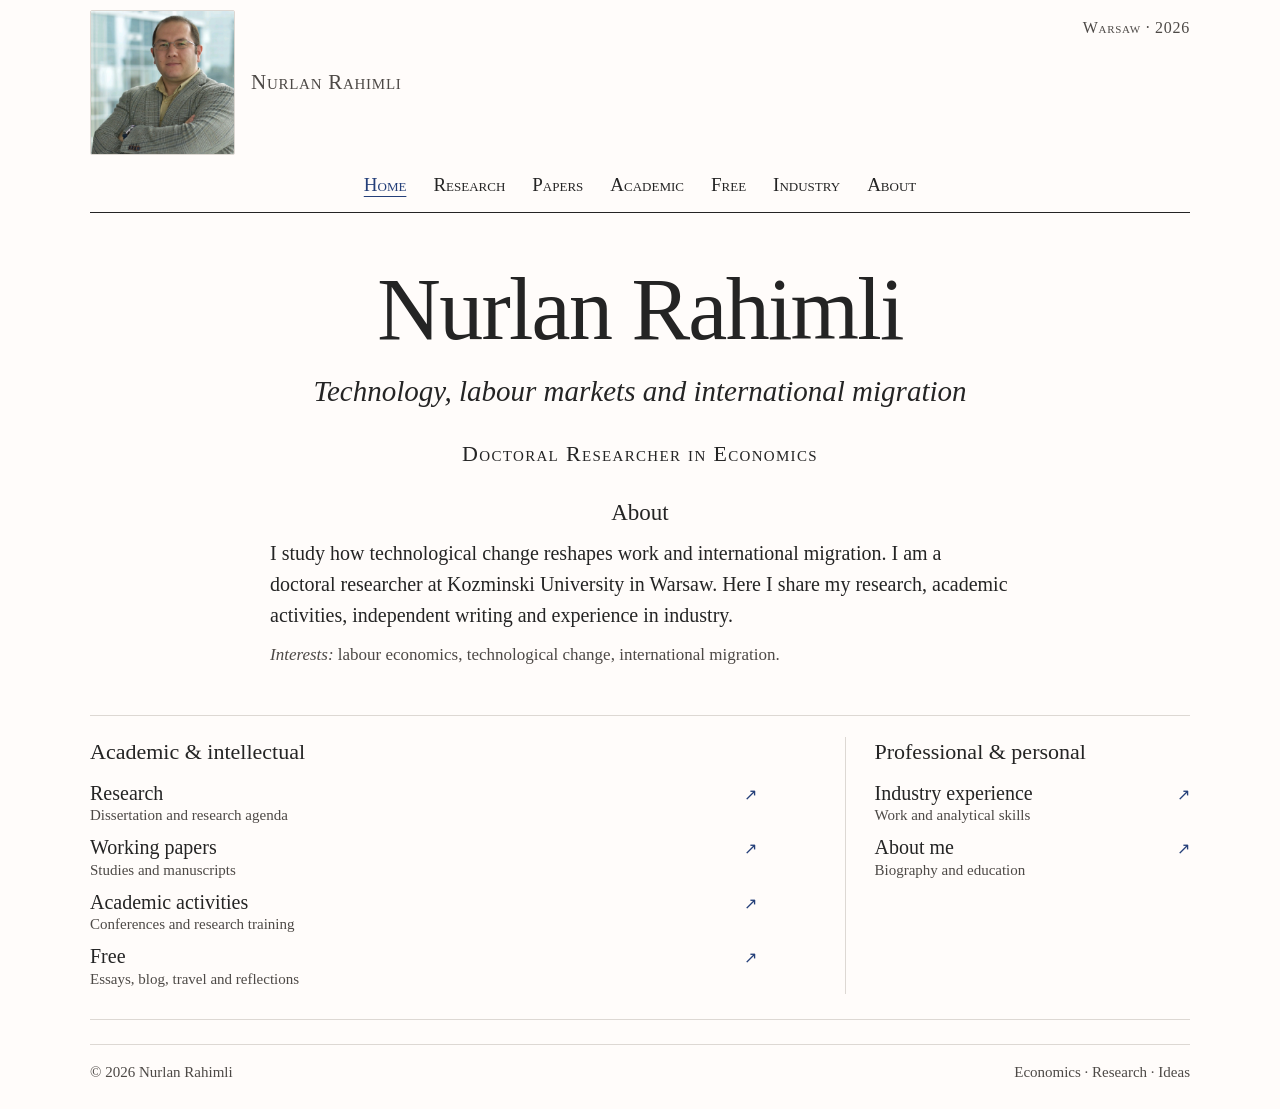
<file: index.html>
<!doctype html>
<html lang="en">
<head>
<meta charset="utf-8">
<meta name="viewport" content="width=device-width,initial-scale=1">
<meta name="theme-color" content="#FFFCFA">
<meta name="description" content="Academic research, writing and professional background of Nurlan Rahimli.">
<title>Home — Nurlan Rahimli</title>
<link rel="icon" href="favicon.svg" type="image/svg+xml">
<link rel="stylesheet" href="https://lalten.github.io/lmweb/style/latinmodern-roman.css">
<link rel="stylesheet" href="style.css">
<script src="script.js" defer></script>
</head>
<body>
<a class="skip" href="#main">Skip to content</a>
<div class="wrap">
<header class="site-header">
<div class="mastline"><a class="header-identity" href="index.html"><img class="header-portrait" src="assets/nurlan-rahimli.jpg.png" alt="Portrait of Nurlan Rahimli" width="145" height="145" decoding="async"><span>Nurlan Rahimli</span></a><span class="mastline-location">Warsaw · 2026</span></div>
<nav class="site-nav" aria-label="Main navigation"><a href="index.html" aria-current="page">Home</a> <a href="research/index.html">Research</a> <a href="papers/index.html">Papers</a> <a href="academic/index.html">Academic</a> <a href="free/index.html">Free</a> <a href="experience/index.html">Industry</a> <a href="about/index.html">About</a></nav>
</header>
<main id="main"><article class="home-paper">
<h1>Nurlan Rahimli</h1>
<p class="subtitle">Technology, labour markets and international migration</p>
<p class="author">Doctoral Researcher in Economics</p>
<section class="abstract" aria-labelledby="abstract-title"><h2 id="abstract-title">About</h2>
<p>I study how technological change reshapes work and international migration. I am a doctoral researcher at Kozminski University in Warsaw. Here I share my research, academic activities, independent writing and experience in industry.</p>
<p class="keywords"><em>Interests:</em> labour economics, technological change, international migration.</p>
</section>
</article>
<nav class="contents" aria-label="Website sections">
<section class="contents-group" aria-labelledby="intellectual"><h2 id="intellectual">Academic &amp; intellectual</h2>
<a href="research/index.html"><span class="text">Research<small>Dissertation and research agenda</small></span><span class="arrow" aria-hidden="true">↗</span></a>
<a href="papers/index.html"><span class="text">Working papers<small>Studies and manuscripts</small></span><span class="arrow" aria-hidden="true">↗</span></a>
<a href="academic/index.html"><span class="text">Academic activities<small>Conferences and research training</small></span><span class="arrow" aria-hidden="true">↗</span></a>
<a href="free/index.html"><span class="text">Free<small>Essays, blog, travel and reflections</small></span><span class="arrow" aria-hidden="true">↗</span></a>
</section>
<section class="contents-group" aria-labelledby="professional"><h2 id="professional">Professional &amp; personal</h2>
<a href="experience/index.html"><span class="text">Industry experience<small>Work and analytical skills</small></span><span class="arrow" aria-hidden="true">↗</span></a>
<a href="about/index.html"><span class="text">About me<small>Biography and education</small></span><span class="arrow" aria-hidden="true">↗</span></a>
</section>
</nav></main>
<footer class="site-footer"><span>© <span id="year">2026</span> Nurlan Rahimli</span><span>Economics · Research · Ideas</span></footer>
</div>
</body></html>
</file>
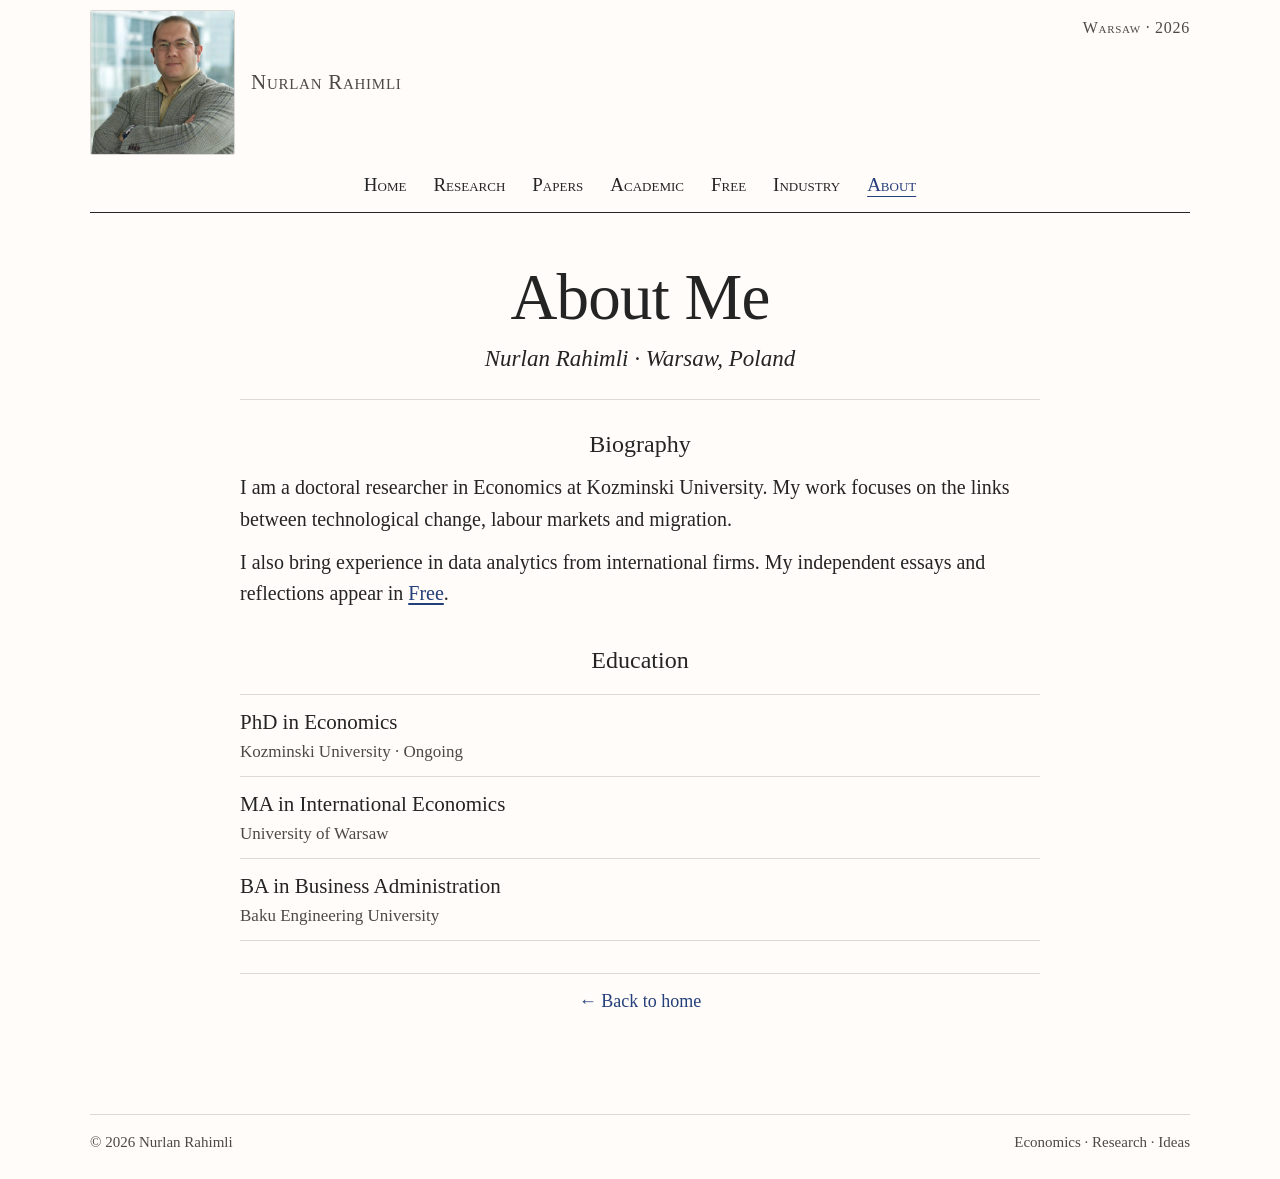
<file: about/index.html>
<!doctype html>
<html lang="en">
<head>
<meta charset="utf-8">
<meta name="viewport" content="width=device-width,initial-scale=1">
<meta name="theme-color" content="#FFFCFA">
<meta name="description" content="Biography and education.">
<title>About — Nurlan Rahimli</title>
<link rel="icon" href="../favicon.svg" type="image/svg+xml">
<link rel="stylesheet" href="https://lalten.github.io/lmweb/style/latinmodern-roman.css">
<link rel="stylesheet" href="../style.css">
<script src="../script.js" defer></script>
</head>
<body>
<a class="skip" href="#main">Skip to content</a>
<div class="wrap">
<header class="site-header">
<div class="mastline"><a class="header-identity" href="../index.html"><img class="header-portrait" src="../assets/nurlan-rahimli.jpg.png" alt="Portrait of Nurlan Rahimli" width="145" height="145" decoding="async"><span>Nurlan Rahimli</span></a><span class="mastline-location">Warsaw · 2026</span></div>
<nav class="site-nav" aria-label="Main navigation"><a href="../index.html">Home</a> <a href="../research/index.html">Research</a> <a href="../papers/index.html">Papers</a> <a href="../academic/index.html">Academic</a> <a href="../free/index.html">Free</a> <a href="../experience/index.html">Industry</a> <a href="../about/index.html" aria-current="page">About</a></nav>
</header>
<main id="main"><article class="paper-page"><header class="page-header"><h1>About Me</h1><p class="page-subtitle">Nurlan Rahimli · Warsaw, Poland</p></header>
<section class="paper-section biography-section"><h2>Biography</h2>
<p>I am a doctoral researcher in Economics at Kozminski University. My work focuses on the links between technological change, labour markets and migration.</p>
<p>I also bring experience in data analytics from international firms. My independent essays and reflections appear in <a href="../free/index.html" style="color:var(--link);text-decoration:underline;text-underline-offset:3px">Free</a>.</p>
</section>
<section class="paper-section"><h2>Education</h2>
<ul class="text-list">
<li><strong>PhD in Economics</strong><small>Kozminski University · Ongoing</small></li>
<li><strong>MA in International Economics</strong><small>University of Warsaw</small></li>
<li><strong>BA in Business Administration</strong><small>Baku Engineering University</small></li>
</ul></section>
<div class="subnav"><a href="../index.html">← Back to home</a></div></article></main>
<footer class="site-footer"><span>© <span id="year">2026</span> Nurlan Rahimli</span><span>Economics · Research · Ideas</span></footer>
</div>
</body></html>
</file>
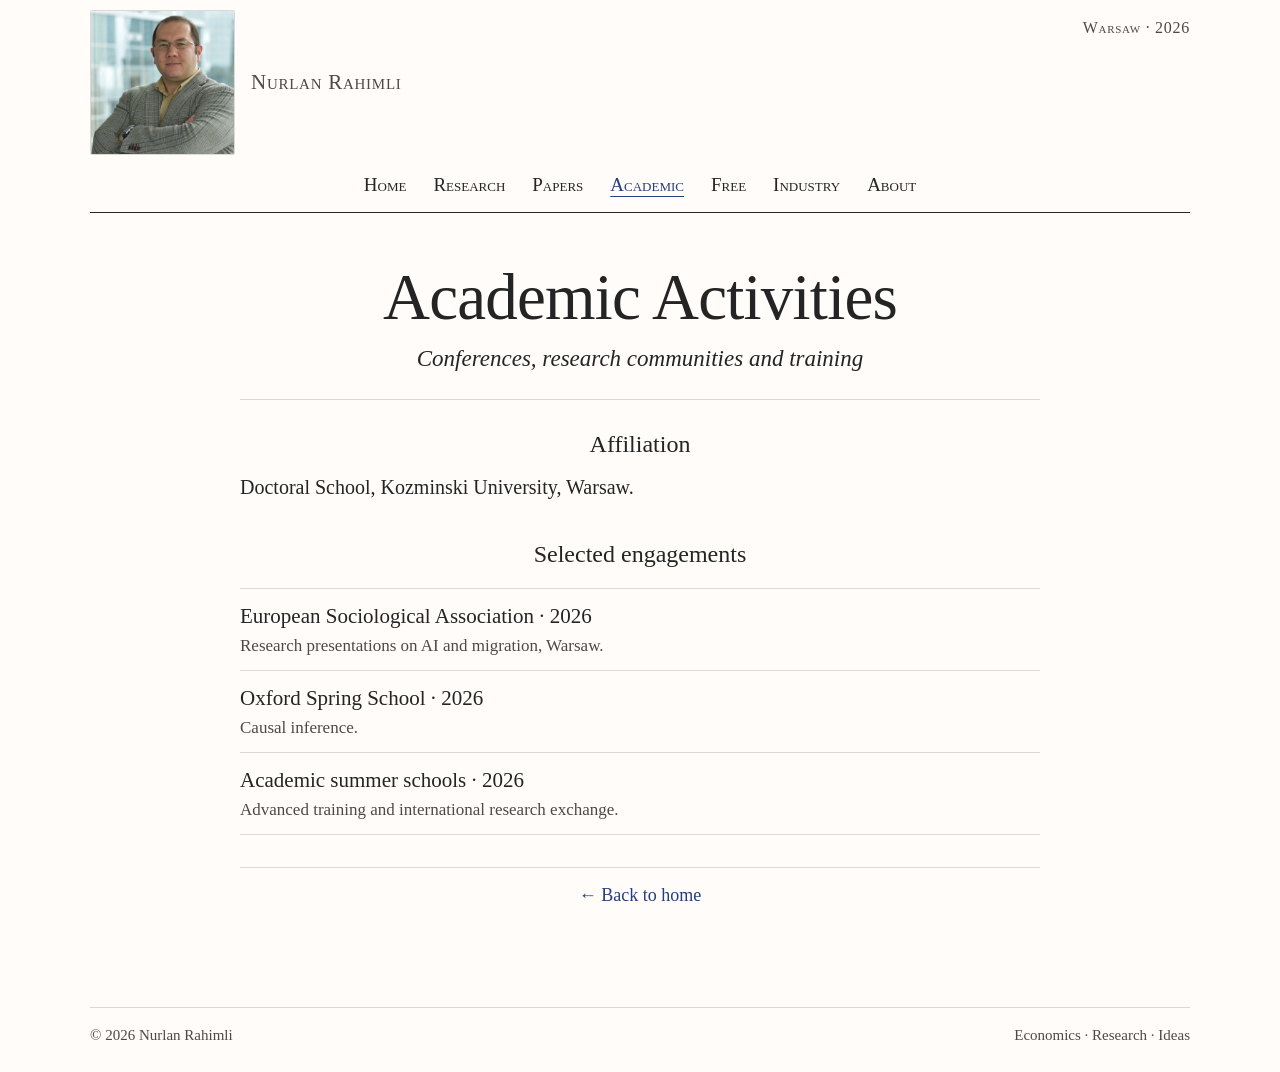
<file: academic/index.html>
<!doctype html>
<html lang="en">
<head>
<meta charset="utf-8">
<meta name="viewport" content="width=device-width,initial-scale=1">
<meta name="theme-color" content="#FFFCFA">
<meta name="description" content="Conferences and research training.">
<title>Academic Activities — Nurlan Rahimli</title>
<link rel="icon" href="../favicon.svg" type="image/svg+xml">
<link rel="stylesheet" href="https://lalten.github.io/lmweb/style/latinmodern-roman.css">
<link rel="stylesheet" href="../style.css">
<script src="../script.js" defer></script>
</head>
<body>
<a class="skip" href="#main">Skip to content</a>
<div class="wrap">
<header class="site-header">
<div class="mastline"><a class="header-identity" href="../index.html"><img class="header-portrait" src="../assets/nurlan-rahimli.jpg.png" alt="Portrait of Nurlan Rahimli" width="145" height="145" decoding="async"><span>Nurlan Rahimli</span></a><span class="mastline-location">Warsaw · 2026</span></div>
<nav class="site-nav" aria-label="Main navigation"><a href="../index.html">Home</a> <a href="../research/index.html">Research</a> <a href="../papers/index.html">Papers</a> <a href="../academic/index.html" aria-current="page">Academic</a> <a href="../free/index.html">Free</a> <a href="../experience/index.html">Industry</a> <a href="../about/index.html">About</a></nav>
</header>
<main id="main"><article class="paper-page"><header class="page-header"><h1>Academic Activities</h1><p class="page-subtitle">Conferences, research communities and training</p></header>
<section class="paper-section"><h2>Affiliation</h2><p>Doctoral School, Kozminski University, Warsaw.</p></section>
<section class="paper-section"><h2>Selected engagements</h2>
<ul class="text-list">
<li><strong>European Sociological Association · 2026</strong><small>Research presentations on AI and migration, Warsaw.</small></li>
<li><strong>Oxford Spring School · 2026</strong><small>Causal inference.</small></li>
<li><strong>Academic summer schools · 2026</strong><small>Advanced training and international research exchange.</small></li>
</ul>
</section>
<div class="subnav"><a href="../index.html">← Back to home</a></div></article></main>
<footer class="site-footer"><span>© <span id="year">2026</span> Nurlan Rahimli</span><span>Economics · Research · Ideas</span></footer>
</div>
</body></html>
</file>
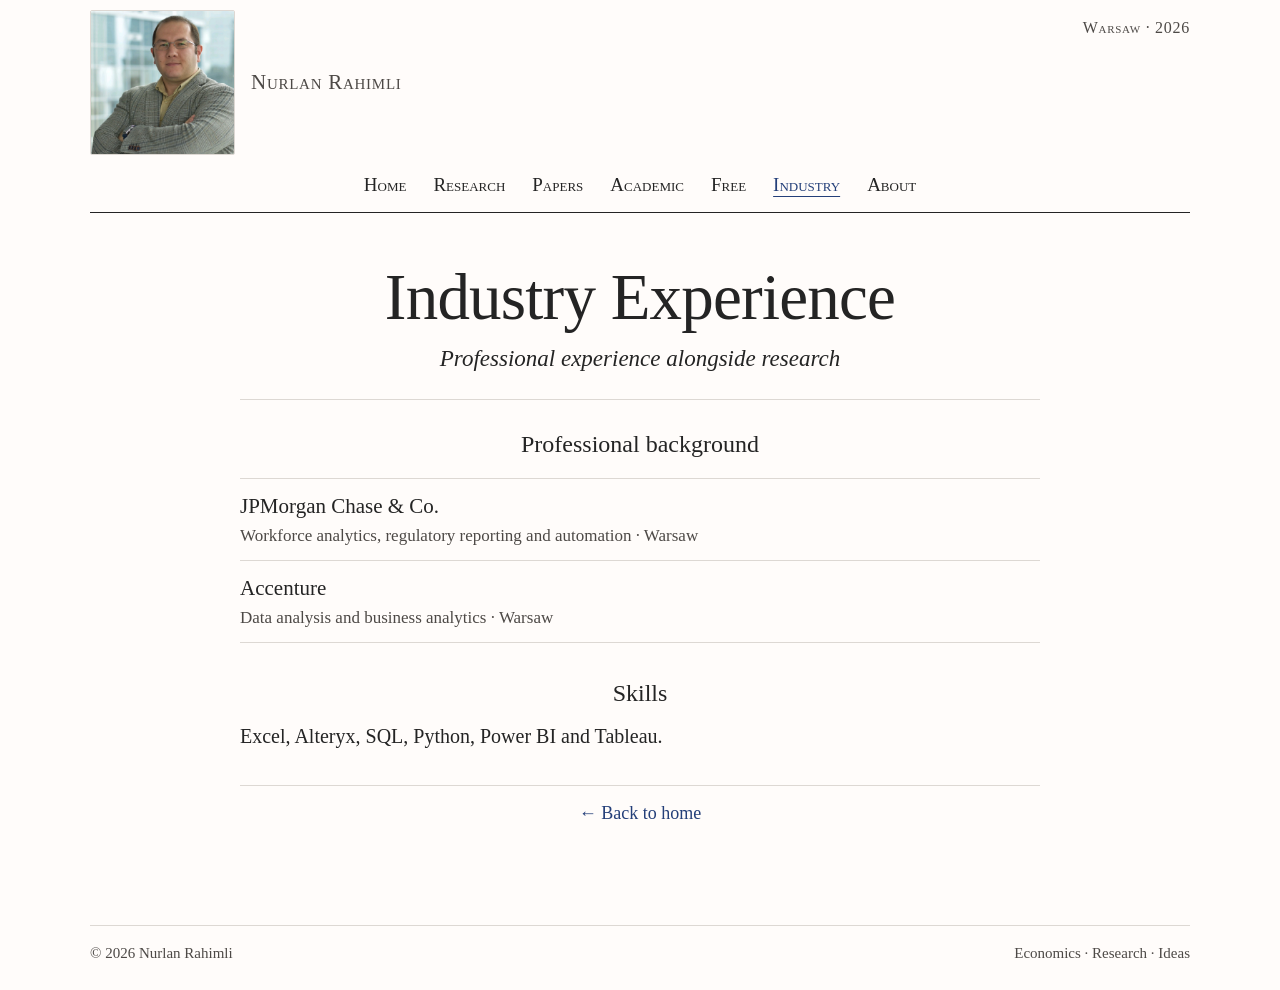
<file: experience/index.html>
<!doctype html>
<html lang="en">
<head>
<meta charset="utf-8">
<meta name="viewport" content="width=device-width,initial-scale=1">
<meta name="theme-color" content="#FFFCFA">
<meta name="description" content="Industry background and applied analytical skills.">
<title>Industry Experience — Nurlan Rahimli</title>
<link rel="icon" href="../favicon.svg" type="image/svg+xml">
<link rel="stylesheet" href="https://lalten.github.io/lmweb/style/latinmodern-roman.css">
<link rel="stylesheet" href="../style.css">
<script src="../script.js" defer></script>
</head>
<body>
<a class="skip" href="#main">Skip to content</a>
<div class="wrap">
<header class="site-header">
<div class="mastline"><a class="header-identity" href="../index.html"><img class="header-portrait" src="../assets/nurlan-rahimli.jpg.png" alt="Portrait of Nurlan Rahimli" width="145" height="145" decoding="async"><span>Nurlan Rahimli</span></a><span class="mastline-location">Warsaw · 2026</span></div>
<nav class="site-nav" aria-label="Main navigation"><a href="../index.html">Home</a> <a href="../research/index.html">Research</a> <a href="../papers/index.html">Papers</a> <a href="../academic/index.html">Academic</a> <a href="../free/index.html">Free</a> <a href="../experience/index.html" aria-current="page">Industry</a> <a href="../about/index.html">About</a></nav>
</header>
<main id="main"><article class="paper-page"><header class="page-header"><h1>Industry Experience</h1><p class="page-subtitle">Professional experience alongside research</p></header>
<section class="paper-section"><h2>Professional background</h2>
<ul class="text-list">
<li><strong>JPMorgan Chase &amp; Co.</strong><small>Workforce analytics, regulatory reporting and automation · Warsaw</small></li>
<li><strong>Accenture</strong><small>Data analysis and business analytics · Warsaw</small></li>
</ul>
</section>
<section class="paper-section"><h2>Skills</h2><p>Excel, Alteryx, SQL, Python, Power BI and Tableau.</p></section>
<div class="subnav"><a href="../index.html">← Back to home</a></div></article></main>
<footer class="site-footer"><span>© <span id="year">2026</span> Nurlan Rahimli</span><span>Economics · Research · Ideas</span></footer>
</div>
</body></html>
</file>
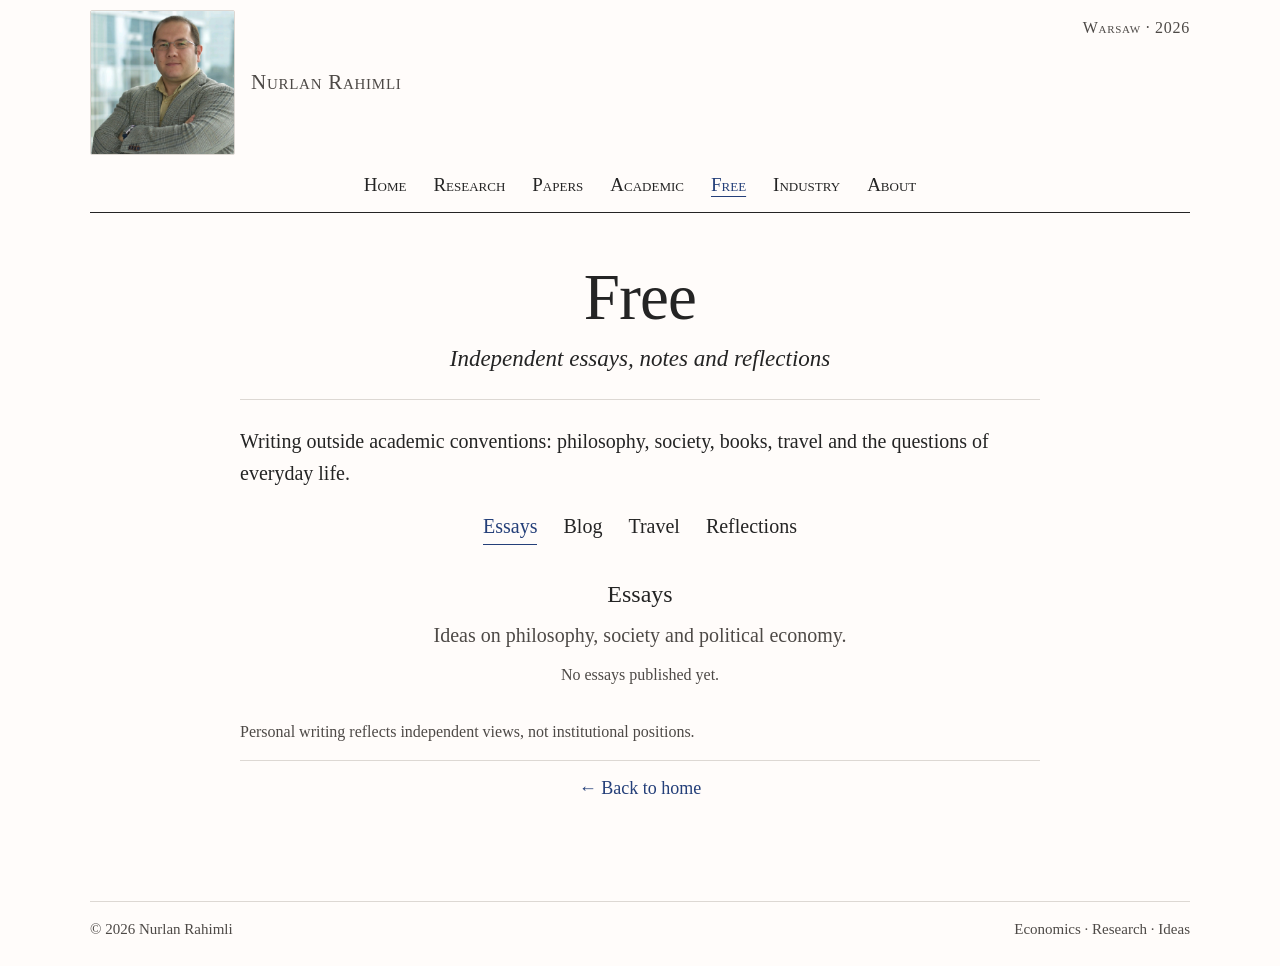
<file: free/index.html>
<!doctype html>
<html lang="en">
<head>
<meta charset="utf-8">
<meta name="viewport" content="width=device-width,initial-scale=1">
<meta name="theme-color" content="#FFFCFA">
<meta name="description" content="Independent essays, blog, travel and personal reflections.">
<title>Free — Nurlan Rahimli</title>
<link rel="icon" href="../favicon.svg" type="image/svg+xml">
<link rel="stylesheet" href="https://lalten.github.io/lmweb/style/latinmodern-roman.css">
<link rel="stylesheet" href="../style.css">
<script src="../script.js" defer></script>
</head>
<body>
<a class="skip" href="#main">Skip to content</a>
<div class="wrap">
<header class="site-header">
<div class="mastline"><a class="header-identity" href="../index.html"><img class="header-portrait" src="../assets/nurlan-rahimli.jpg.png" alt="Portrait of Nurlan Rahimli" width="145" height="145" decoding="async"><span>Nurlan Rahimli</span></a><span class="mastline-location">Warsaw · 2026</span></div>
<nav class="site-nav" aria-label="Main navigation"><a href="../index.html">Home</a> <a href="../research/index.html">Research</a> <a href="../papers/index.html">Papers</a> <a href="../academic/index.html">Academic</a> <a href="../free/index.html" aria-current="page">Free</a> <a href="../experience/index.html">Industry</a> <a href="../about/index.html">About</a></nav>
</header>
<main id="main"><article class="paper-page"><header class="page-header"><h1>Free</h1><p class="page-subtitle">Independent essays, notes and reflections</p></header>
<section class="paper-section">
<p>Writing outside academic conventions: philosophy, society, books, travel and the questions of everyday life.</p>
<div class="category-nav" role="tablist" aria-label="Writing categories">
<button type="button" role="tab" id="tab-essays" aria-controls="panel-essays" aria-selected="true" data-tab="essays">Essays</button>
<button type="button" role="tab" id="tab-blog" aria-controls="panel-blog" aria-selected="false" tabindex="-1" data-tab="blog">Blog</button>
<button type="button" role="tab" id="tab-travel" aria-controls="panel-travel" aria-selected="false" tabindex="-1" data-tab="travel">Travel</button>
<button type="button" role="tab" id="tab-reflections" aria-controls="panel-reflections" aria-selected="false" tabindex="-1" data-tab="reflections">Reflections</button>
</div>
<div id="panel-essays" class="category-panel" role="tabpanel" aria-labelledby="tab-essays"><h2>Essays</h2><p>Ideas on philosophy, society and political economy.</p><p class="figure-note">No essays published yet.</p></div>
<div id="panel-blog" class="category-panel" role="tabpanel" aria-labelledby="tab-blog" hidden><h2>Blog</h2><p>Notes on books, ideas and current questions.</p><p class="figure-note">No posts published yet.</p></div>
<div id="panel-travel" class="category-panel" role="tabpanel" aria-labelledby="tab-travel" hidden><h2>Travel</h2><p>Places, encounters and observations.</p><p class="figure-note">No travel writing published yet.</p></div>
<div id="panel-reflections" class="category-panel" role="tabpanel" aria-labelledby="tab-reflections" hidden><h2>Reflections</h2><p>Personal thoughts on life, meaning and uncertainty.</p><p class="figure-note">No reflections published yet.</p></div>
</section>
<p class="figure-note">Personal writing reflects independent views, not institutional positions.</p>
<div class="subnav"><a href="../index.html">← Back to home</a></div></article></main>
<footer class="site-footer"><span>© <span id="year">2026</span> Nurlan Rahimli</span><span>Economics · Research · Ideas</span></footer>
</div>
</body></html>
</file>
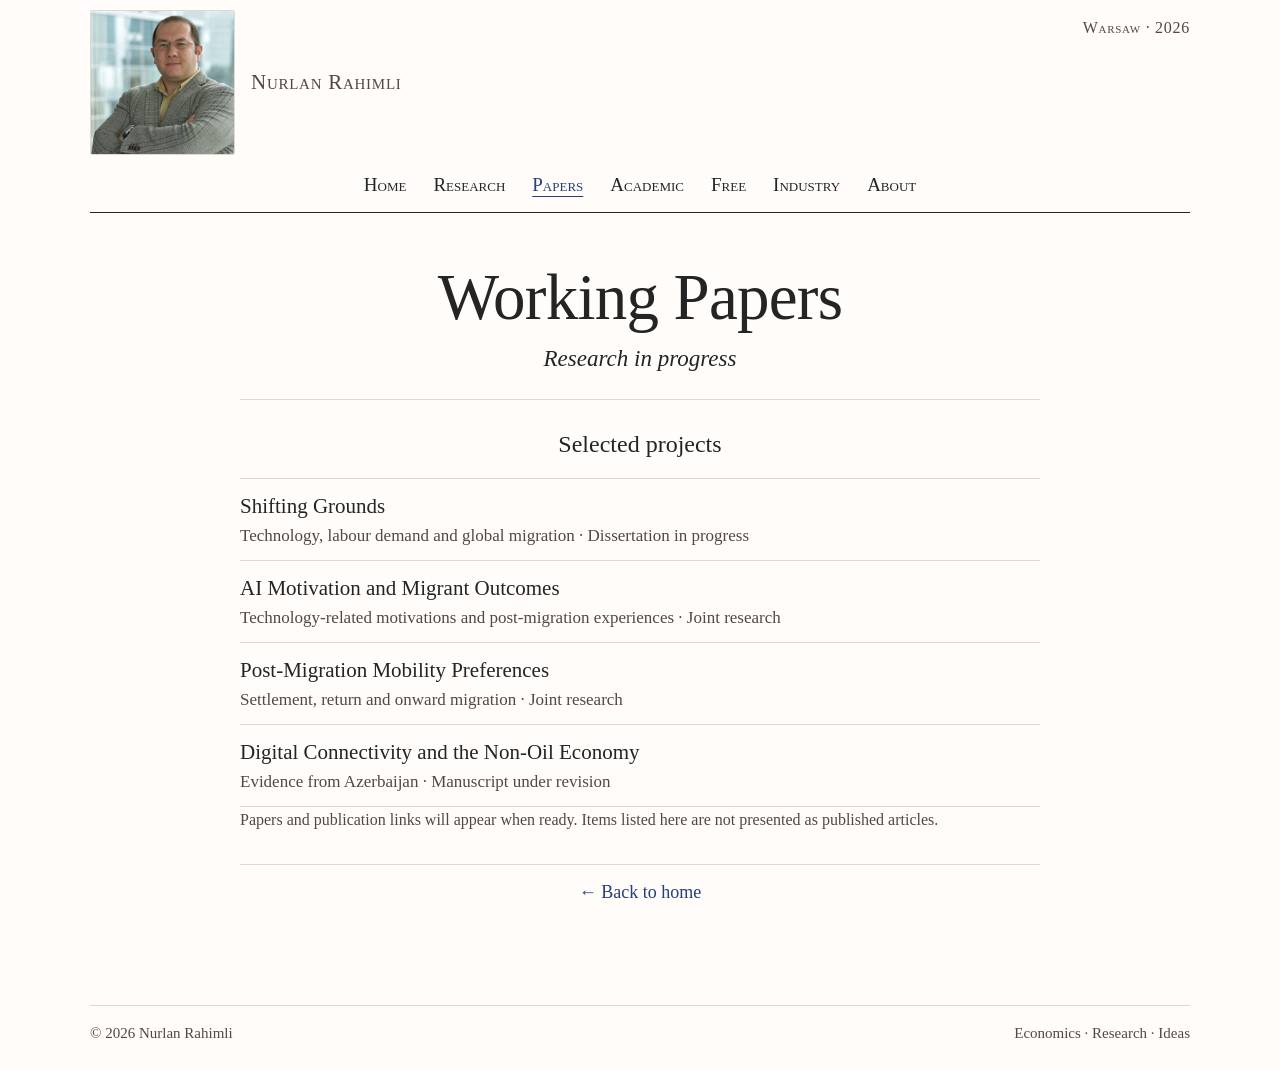
<file: papers/index.html>
<!doctype html>
<html lang="en">
<head>
<meta charset="utf-8">
<meta name="viewport" content="width=device-width,initial-scale=1">
<meta name="theme-color" content="#FFFCFA">
<meta name="description" content="Selected papers and research projects.">
<title>Working Papers — Nurlan Rahimli</title>
<link rel="icon" href="../favicon.svg" type="image/svg+xml">
<link rel="stylesheet" href="https://lalten.github.io/lmweb/style/latinmodern-roman.css">
<link rel="stylesheet" href="../style.css">
<script src="../script.js" defer></script>
</head>
<body>
<a class="skip" href="#main">Skip to content</a>
<div class="wrap">
<header class="site-header">
<div class="mastline"><a class="header-identity" href="../index.html"><img class="header-portrait" src="../assets/nurlan-rahimli.jpg.png" alt="Portrait of Nurlan Rahimli" width="145" height="145" decoding="async"><span>Nurlan Rahimli</span></a><span class="mastline-location">Warsaw · 2026</span></div>
<nav class="site-nav" aria-label="Main navigation"><a href="../index.html">Home</a> <a href="../research/index.html">Research</a> <a href="../papers/index.html" aria-current="page">Papers</a> <a href="../academic/index.html">Academic</a> <a href="../free/index.html">Free</a> <a href="../experience/index.html">Industry</a> <a href="../about/index.html">About</a></nav>
</header>
<main id="main"><article class="paper-page"><header class="page-header"><h1>Working Papers</h1><p class="page-subtitle">Research in progress</p></header>
<section class="paper-section"><h2>Selected projects</h2>
<ul class="text-list">
<li><strong>Shifting Grounds</strong><small>Technology, labour demand and global migration · Dissertation in progress</small></li>
<li><strong>AI Motivation and Migrant Outcomes</strong><small>Technology-related motivations and post-migration experiences · Joint research</small></li>
<li><strong>Post-Migration Mobility Preferences</strong><small>Settlement, return and onward migration · Joint research</small></li>
<li><strong>Digital Connectivity and the Non-Oil Economy</strong><small>Evidence from Azerbaijan · Manuscript under revision</small></li>
</ul>
<p class="figure-note">Papers and publication links will appear when ready. Items listed here are not presented as published articles.</p></section>
<div class="subnav"><a href="../index.html">← Back to home</a></div></article></main>
<footer class="site-footer"><span>© <span id="year">2026</span> Nurlan Rahimli</span><span>Economics · Research · Ideas</span></footer>
</div>
</body></html>
</file>
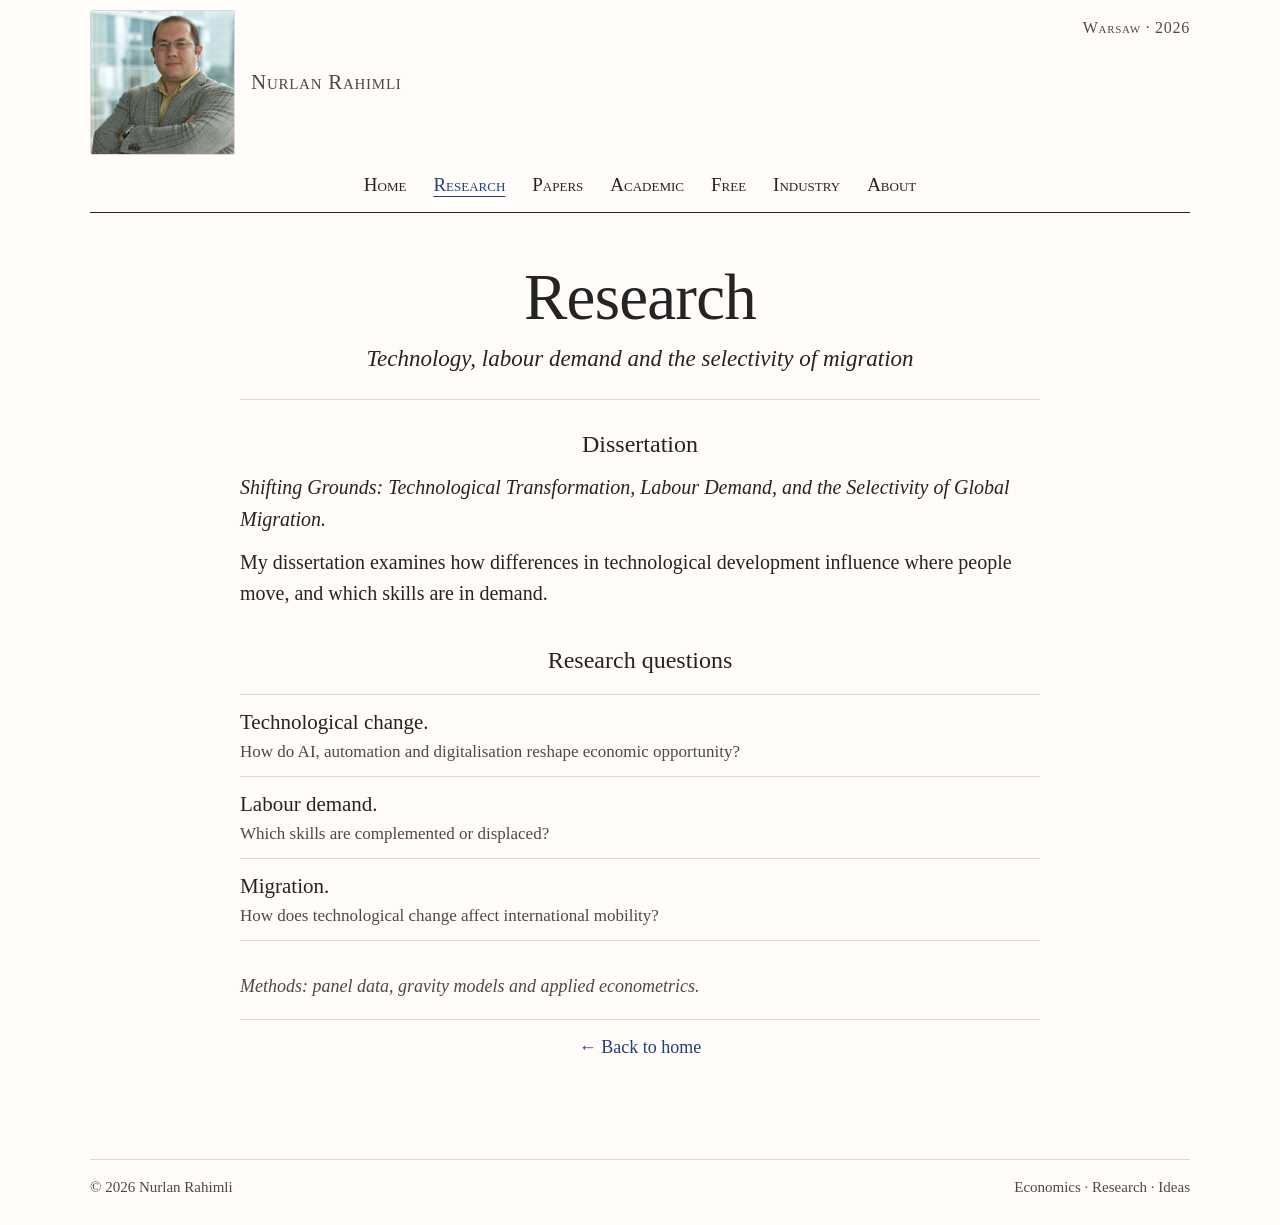
<file: research/index.html>
<!doctype html>
<html lang="en">
<head>
<meta charset="utf-8">
<meta name="viewport" content="width=device-width,initial-scale=1">
<meta name="theme-color" content="#FFFCFA">
<meta name="description" content="Nurlan Rahimli's doctoral research on technology, labour markets and migration.">
<title>Research — Nurlan Rahimli</title>
<link rel="icon" href="../favicon.svg" type="image/svg+xml">
<link rel="stylesheet" href="https://lalten.github.io/lmweb/style/latinmodern-roman.css">
<link rel="stylesheet" href="../style.css">
<script src="../script.js" defer></script>
</head>
<body>
<a class="skip" href="#main">Skip to content</a>
<div class="wrap">
<header class="site-header">
<div class="mastline"><a class="header-identity" href="../index.html"><img class="header-portrait" src="../assets/nurlan-rahimli.jpg.png" alt="Portrait of Nurlan Rahimli" width="145" height="145" decoding="async"><span>Nurlan Rahimli</span></a><span class="mastline-location">Warsaw · 2026</span></div>
<nav class="site-nav" aria-label="Main navigation"><a href="../index.html">Home</a> <a href="../research/index.html" aria-current="page">Research</a> <a href="../papers/index.html">Papers</a> <a href="../academic/index.html">Academic</a> <a href="../free/index.html">Free</a> <a href="../experience/index.html">Industry</a> <a href="../about/index.html">About</a></nav>
</header>
<main id="main"><article class="paper-page"><header class="page-header"><h1>Research</h1><p class="page-subtitle">Technology, labour demand and the selectivity of migration</p></header>
<section class="paper-section"><h2>Dissertation</h2>
<p><em>Shifting Grounds: Technological Transformation, Labour Demand, and the Selectivity of Global Migration.</em></p>
<p>My dissertation examines how differences in technological development influence where people move, and which skills are in demand.</p></section>
<section class="paper-section"><h2>Research questions</h2>
<ol class="text-list">
<li><strong>Technological change.</strong><small>How do AI, automation and digitalisation reshape economic opportunity?</small></li>
<li><strong>Labour demand.</strong><small>Which skills are complemented or displaced?</small></li>
<li><strong>Migration.</strong><small>How does technological change affect international mobility?</small></li>
</ol>
</section>
<p class="info-line">Methods: panel data, gravity models and applied econometrics.</p>
<div class="subnav"><a href="../index.html">← Back to home</a></div></article></main>
<footer class="site-footer"><span>© <span id="year">2026</span> Nurlan Rahimli</span><span>Economics · Research · Ideas</span></footer>
</div>
</body></html>
</file>
<file: style.css>
:root {
  --paper: #FFFCFA;
  --ink: #242424;
  --secondary: #4D4946;
  --link: #243F79;
  --line: #DDD8D3;
  --font: "Latin Modern Roman", "Computer Modern", Georgia, "Times New Roman", serif;
}
* { box-sizing: border-box; }
html { scroll-behavior: smooth; }
body { margin: 0; background: var(--paper); color: var(--ink); font-family: var(--font); font-size: 20px; line-height: 1.54; font-weight: 400; -webkit-font-smoothing: antialiased; }
a { color: inherit; text-decoration: none; }
a:hover { color: var(--link); }
button { font-family: inherit; }
a:focus-visible, button:focus-visible { outline: 2px solid var(--link); outline-offset: 4px; }
.skip { position: absolute; left: 16px; top: -80px; background: var(--paper); padding: 9px; z-index: 10; }
.skip:focus { top: 8px; }
.wrap { max-width: 1100px; width: calc(100% - 72px); margin-inline: auto; }
.site-header { border-bottom: 1px solid var(--ink); }
.mastline { display: flex; align-items: center; justify-content: space-between; gap: 18px; padding: 12px 0 7px; font-size: 16px; font-variant: small-caps; letter-spacing: .045em; }
.mastline span { color: var(--secondary); }
.mastline a { white-space: nowrap; }
.site-nav { display: flex; align-items: baseline; justify-content: center; flex-wrap: wrap; column-gap: 27px; row-gap: 4px; padding: 9px 0 14px; }
.site-nav a { font: normal 19px/1.3 var(--font); font-variant: small-caps; white-space: nowrap; }
.site-nav a[aria-current="page"] { color: var(--link); text-decoration: underline; text-decoration-thickness: 1px; text-underline-offset: 5px; }
.site-nav a:hover { text-decoration: underline; text-underline-offset: 5px; }
.home-paper { max-width: 860px; margin: 0 auto; padding: 48px 0 37px; text-align: center; }
.home-paper h1 { font: normal clamp(64px,7vw,88px)/1.11 var(--font); letter-spacing: -.02em; margin: 0 0 14px; }
.subtitle { font: italic clamp(22px,2.6vw,29px)/1.34 var(--font); margin: 0 auto 26px; max-width: 800px; }
.author { font-size: 22px; font-variant: small-caps; letter-spacing: .06em; margin: 0 0 24px; }
.abstract { max-width: 740px; margin: 0 auto; text-align: left; }
.abstract h2 { text-align: center; font-size: 23px; font-weight: 500; margin: 0 0 7px; }
.abstract p { font-size: 20px; line-height: 1.57; margin: 0 0 10px; text-wrap: pretty; }
.abstract .keywords { font-size: 17px; color: var(--secondary); }
.contents { border-top: 1px solid var(--line); border-bottom: 1px solid var(--line); padding: 21px 0 25px; display: grid; grid-template-columns: 1.55fr .8fr; gap: 8%; }
.contents h2 { font-size: 22px; font-weight: normal; line-height: 1.35; margin: 0 0 9px; }
.contents-group + .contents-group { border-left: 1px solid var(--line); padding-left: 28px; }
.contents a { display: flex; align-items: baseline; gap: 10px; padding: 5px 0; font-size: 20px; line-height: 1.27; }
.contents a .arrow { color: var(--link); font-size: 16px; margin-left: auto; }
.contents a:hover .text { text-decoration: underline; text-underline-offset: 3px; }
.contents a small { display: block; font-size: 15px; color: var(--secondary); }
.contents a .text { display: block; }
.contents-intro { text-align: center; font-size: 16px; color: var(--secondary); margin: 0 0 9px; font-style: italic; }
.site-footer { display: flex; justify-content: space-between; gap: 15px; border-top: 1px solid var(--line); padding: 16px 0 25px; margin-top: 24px; color: var(--secondary); font-size: 15px; }
.paper-page { max-width: 800px; margin: 0 auto; padding: 48px 0 60px; }
.page-header { text-align: center; padding-bottom: 24px; border-bottom: 1px solid var(--line); margin-bottom: 26px; }
.page-header h1 { font: normal clamp(45px,5.3vw,65px)/1.12 var(--font); letter-spacing: -.012em; margin: 0 0 10px; }
.page-header .page-subtitle { font: italic 23px/1.37 var(--font); max-width: 690px; margin: 0 auto; }
.page-header .byline { margin: 20px 0 0; font-variant: small-caps; letter-spacing: .035em; font-size: 19px; }
.paper-section { margin: 0 0 32px; }
.paper-section h2 { text-align: center; font-size: 24px; font-weight: 500; margin: 0 0 9px; }
.paper-section p { font-size: 20px; line-height: 1.59; margin: 0 0 11px; }
.paper-section .muted { color: var(--secondary); }
.text-list { list-style: none; padding: 0; margin: 15px 0 0; }
.text-list li { padding: 11px 0; border-bottom: 1px solid var(--line); }
.text-list li:first-child { border-top: 1px solid var(--line); }
.text-list strong { font-weight: 500; font-size: 21px; }
.text-list small { display: block; font-size: 17px; color: var(--secondary); line-height: 1.45; margin-top: 2px; }
.info-line { font-size: 18px !important; color: var(--secondary); font-style: italic; }
.figure-note { color: var(--secondary); font-size: 16px !important; }
.subnav { text-align: center; padding: 14px 0; border-top: 1px solid var(--line); font-size: 18px; }
.subnav a { color: var(--link); }
.category-nav { display: flex; justify-content: center; flex-wrap: wrap; gap: 10px 26px; padding: 7px 0 19px; }
.category-nav button { border: 0; border-bottom: 1px solid transparent; background: transparent; padding: 4px 0; color: var(--ink); cursor: pointer; font: normal 20px/1.4 var(--font); }
.category-nav button[aria-selected="true"] { color: var(--link); border-color: var(--link); }
.category-nav button:hover { color: var(--link); }
.category-panel[hidden] { display: none; }
.category-panel { max-width: 670px; margin: 0 auto; text-align: center; }
.category-panel h2 { margin: 12px 0 7px; }
.category-panel p { color: var(--secondary); }
@media(max-width:740px) {
  .wrap { width: calc(100% - 36px); }
  .mastline { font-size: 14px; }
  .site-nav { column-gap: 15px; padding-bottom: 10px; }
  .site-nav a { font-size: 17px; }
  .home-paper { padding: 40px 0 27px; }
  .home-paper h1 { font-size: clamp(47px,10vw,68px); }
  .subtitle { font-size: 21px; }
  .author { font-size: 19px; }
  .abstract p { font-size: 18px; }
  .abstract .keywords { font-size: 16px; }
  .contents { grid-template-columns: 1fr; gap: 18px; padding-top: 20px; }
  .contents-group + .contents-group { border-left: 0; padding-left: 0; border-top: 1px solid var(--line); padding-top: 17px; }
  .contents h2 { font-size: 21px; }
  .contents a { font-size: 19px; }
  .paper-page { padding-top: 36px; }
  .page-header h1 { font-size: clamp(39px,9vw,57px); }
  .page-header .page-subtitle { font-size: 20px; }
  .paper-section p { font-size: 18px; }
  .site-footer { flex-wrap: wrap; font-size: 14px; }
}
@media(max-width:400px) {
  .home-paper h1 { font-size: 46px; }
  .mastline { font-size: 12px; }
  .site-nav { column-gap: 11px; }
  .site-nav a { font-size: 16px; }
}
@media(prefers-reduced-motion:reduce) { html { scroll-behavior: auto; } }
 
/* Compact academic portrait in the top-left header, on every page. */
.mastline { min-height: 164px; padding: 10px 0 9px; }
.header-identity { display: inline-flex; align-items: center; gap: 16px; color: var(--ink); }
.header-identity span { font-size: 21px; line-height: 1.15; font-variant: small-caps; letter-spacing: .035em; }
.header-portrait { display: block; width: 145px; height: 145px; object-fit: cover; border: 1px solid var(--line); border-radius: 2px; }
.mastline-location { align-self: flex-start; margin-top: 6px; }
@media(max-width:740px) {
  .mastline { min-height: 140px; padding: 8px 0; }
  .header-identity { gap: 11px; }
  .header-identity span { font-size: 17px; }
  .header-portrait { width: 125px; height: 125px; }
  .mastline-location { font-size: 13px; }
}
@media(max-width:400px) {
  .header-identity span { font-size: 15px; }
  .header-portrait { width: 105px; height: 105px; }
  .mastline-location { font-size: 11px; }
}
</file>
